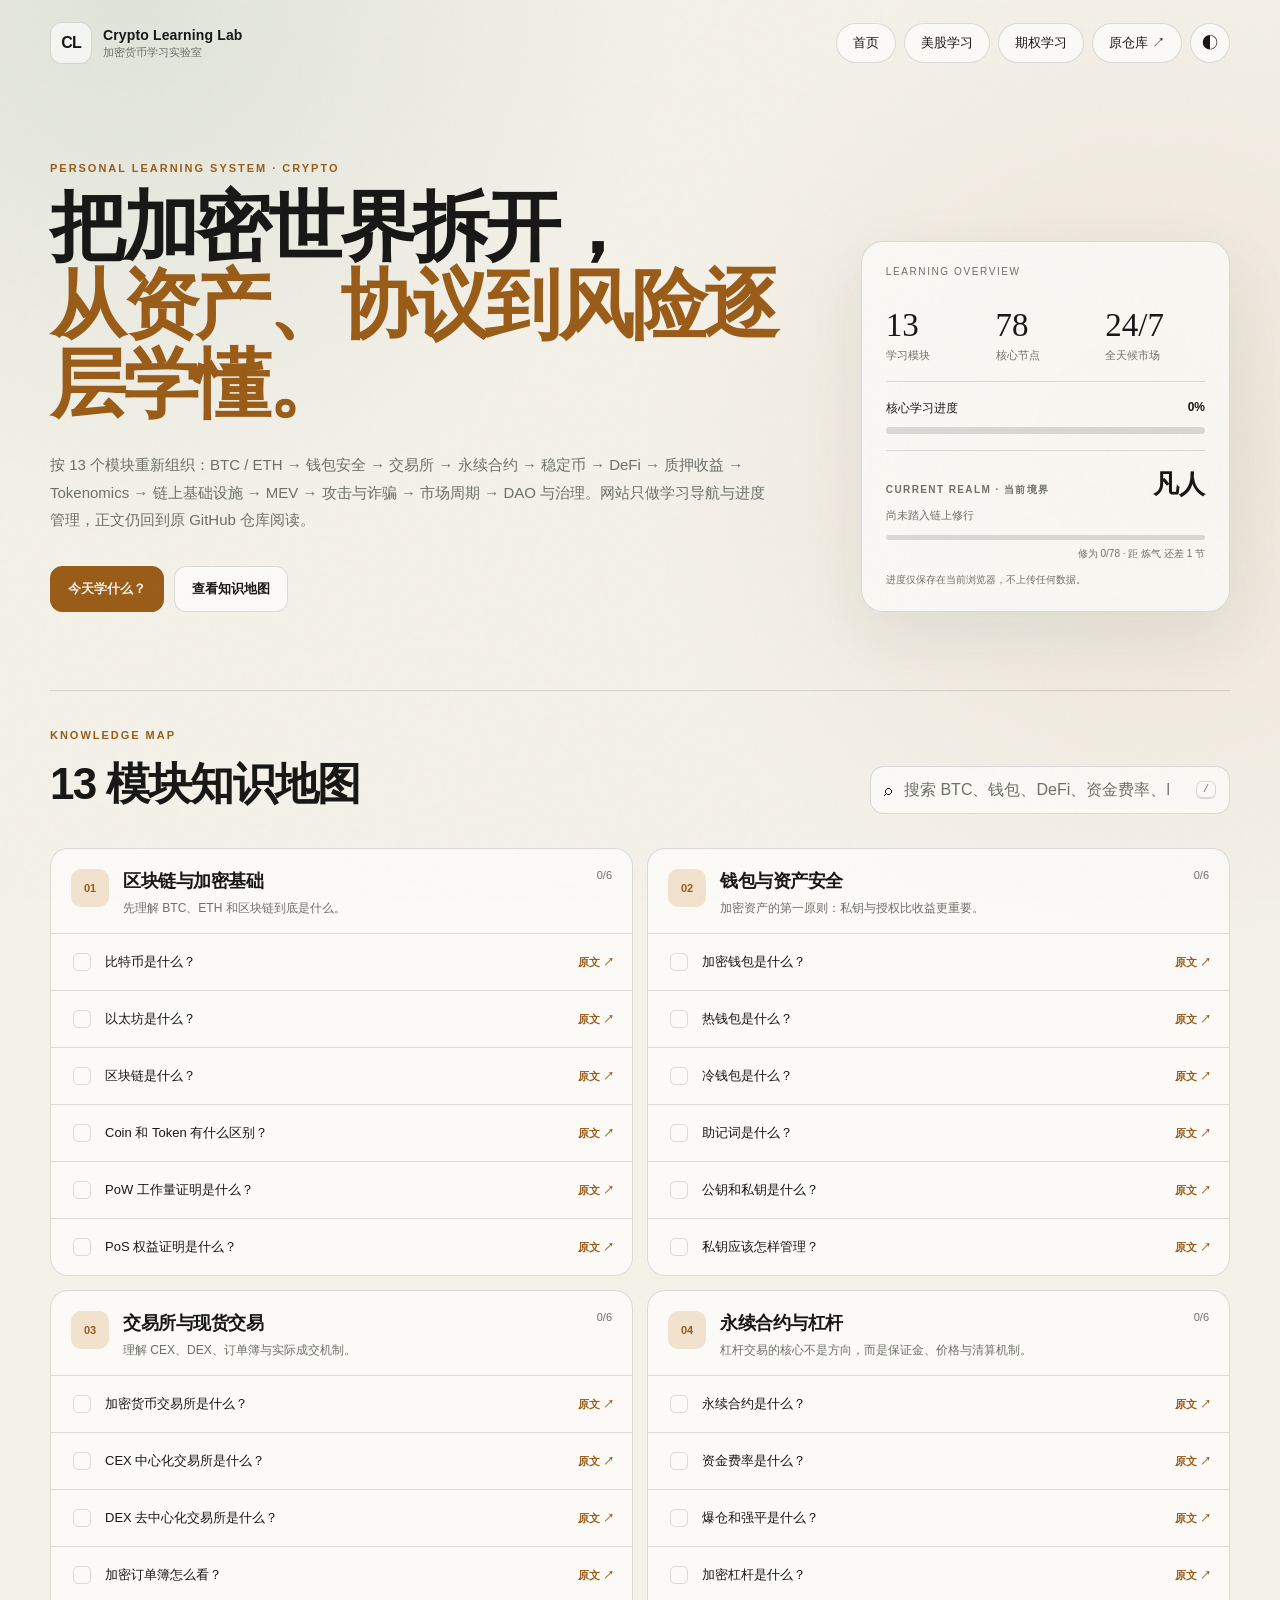
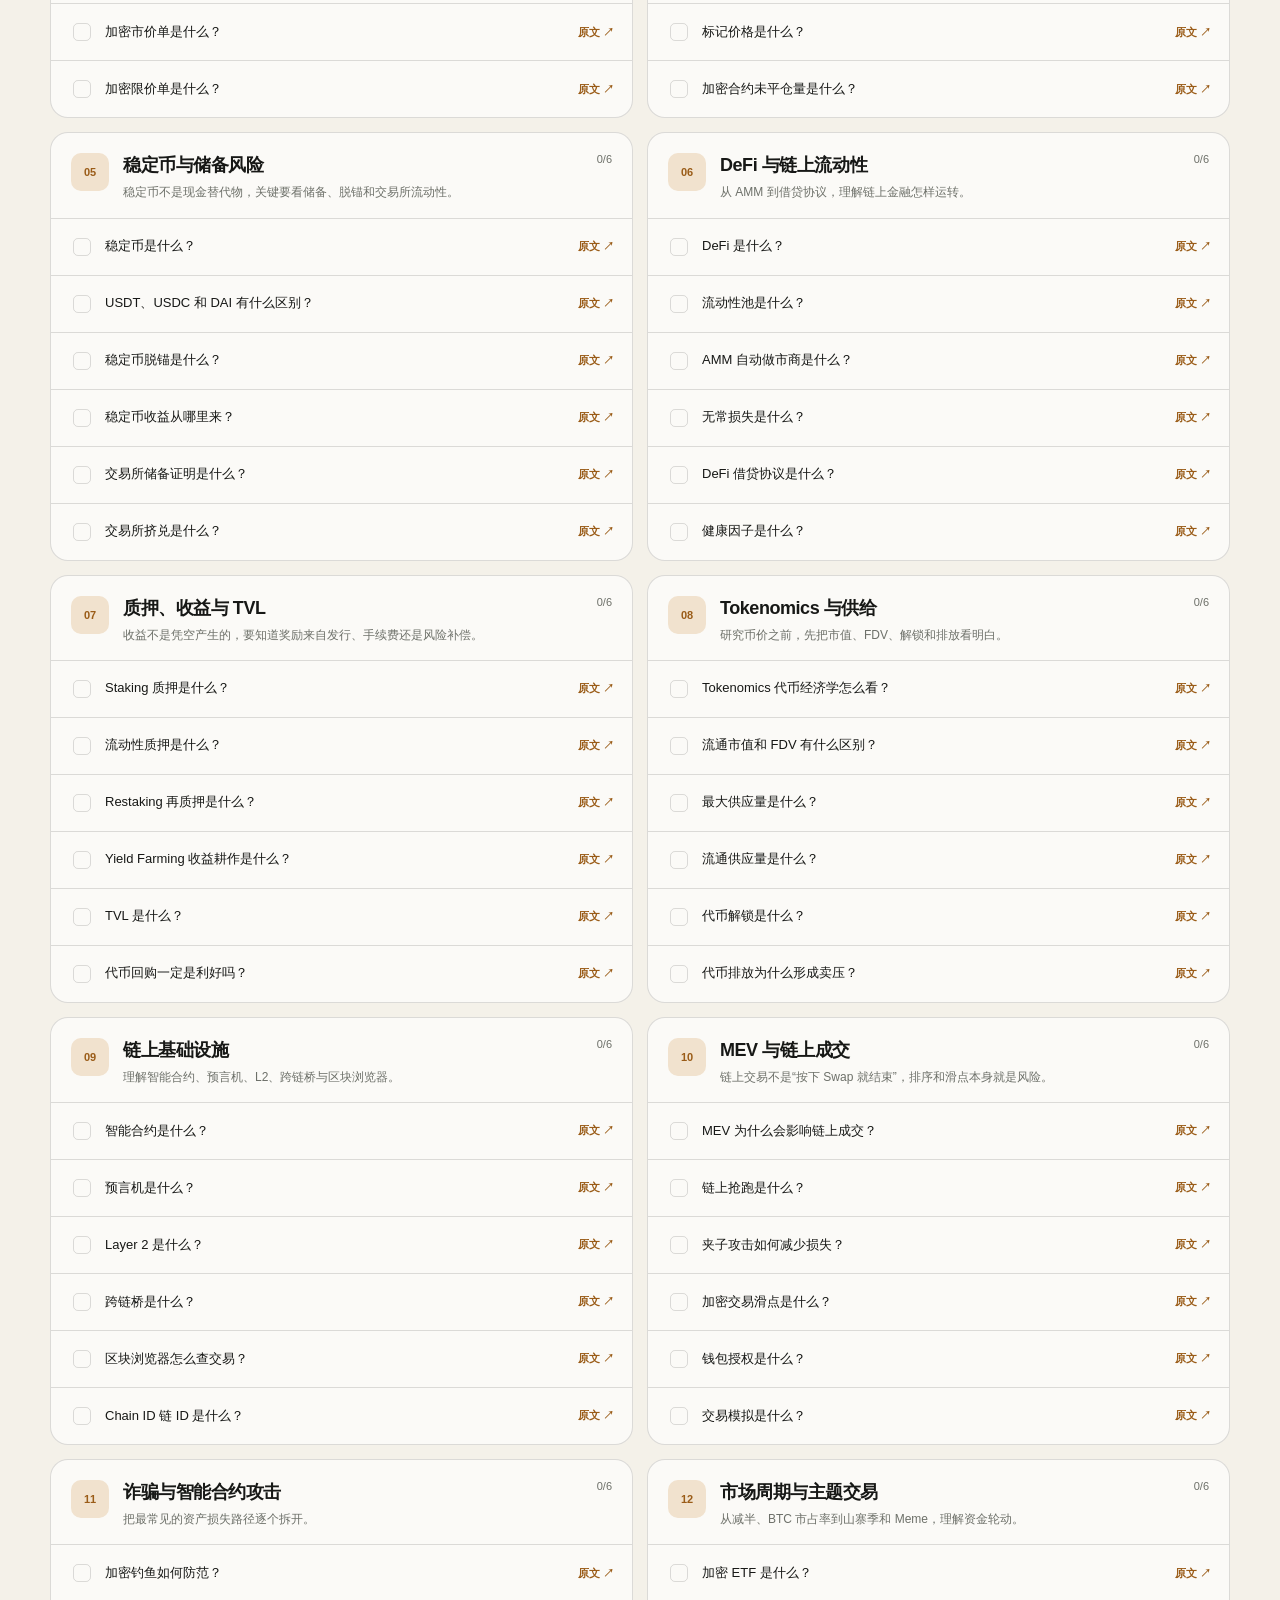
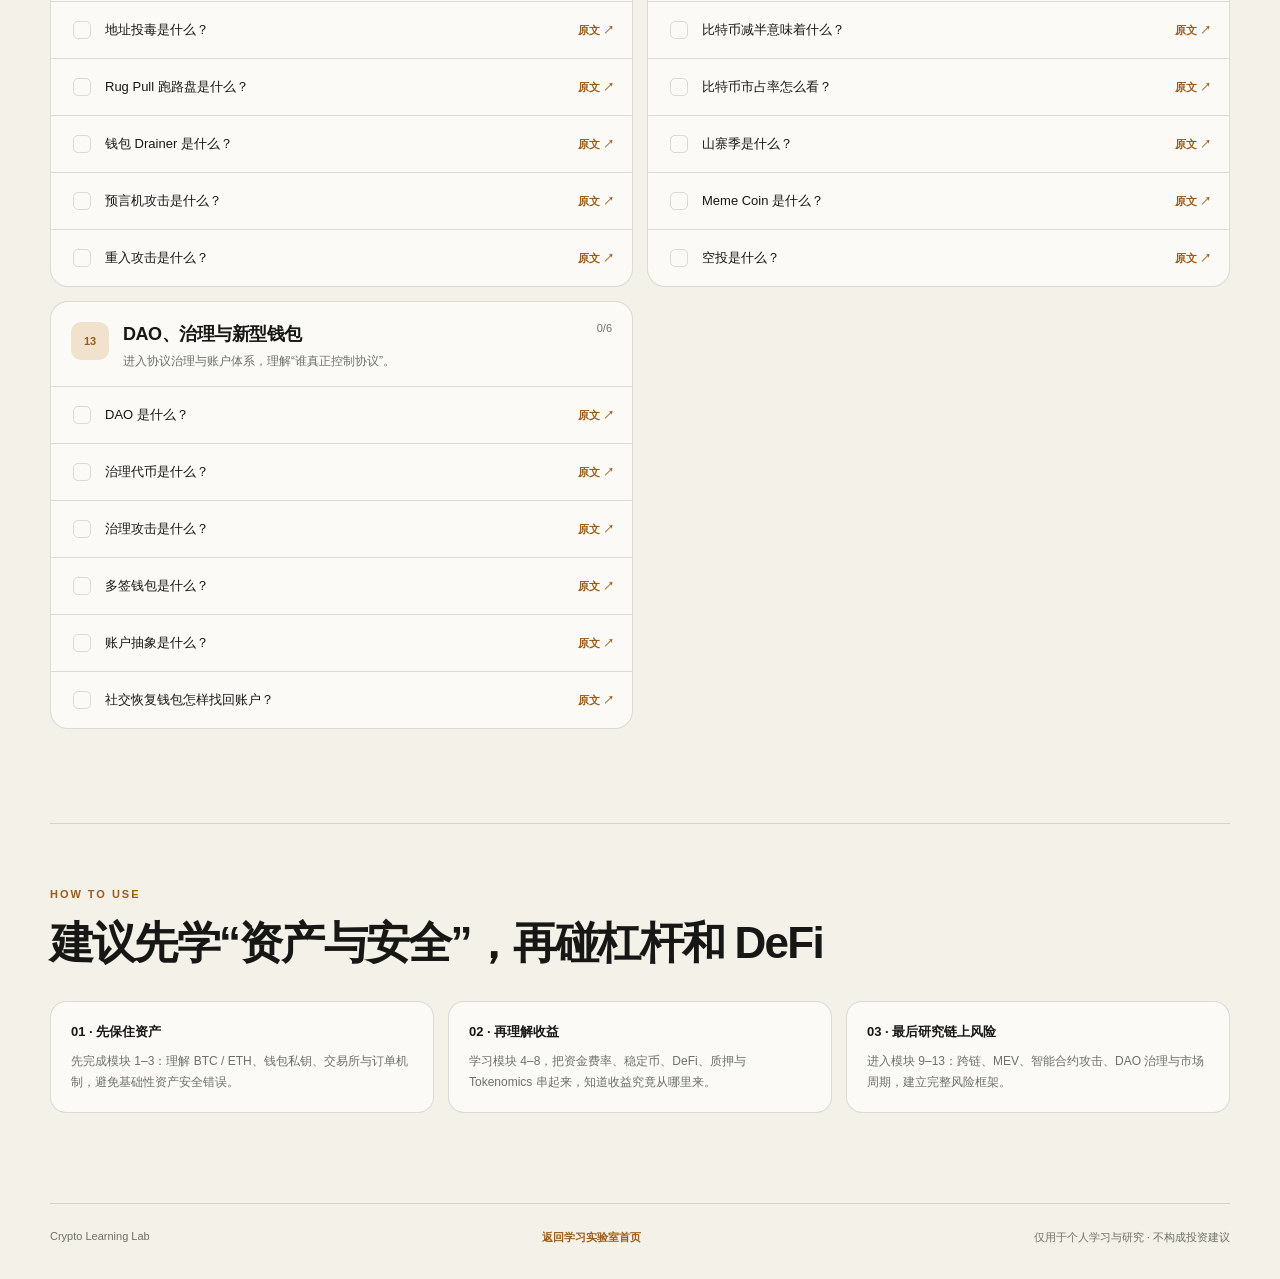
<file: docs/crypto.html>
<!doctype html>
<html lang="zh-CN">
<head>
  <meta charset="utf-8" />
  <meta name="viewport" content="width=device-width, initial-scale=1, viewport-fit=cover" />
  <meta name="theme-color" content="#f4f1e9" />
  <meta name="description" content="个人加密货币学习导航站：从比特币、钱包与交易，到永续合约、DeFi、Tokenomics、链上安全与市场周期。" />
  <title>Crypto Learning Lab · 加密货币学习实验室</title>
  <link rel="stylesheet" href="./styles.css" />
  <style>
    :root { --accent: #9a5c18; --accent-soft: #f1e2ce; }
    :root[data-theme="dark"] { --accent: #e7ad65; --accent-soft: #3b2b18; }
  </style>
</head>
<body>
  <div class="noise"></div>
  <header class="topbar">
    <a class="brand" href="./index.html" aria-label="返回学习实验室首页">
      <span class="brand-mark">CL</span>
      <span><b>Crypto Learning Lab</b><small>加密货币学习实验室</small></span>
    </a>
    <nav class="nav-actions">
      <a class="ghost-btn" href="./index.html">首页</a>
      <a class="ghost-btn" data-hide-mobile="true" href="./stocks.html">美股学习</a>
      <a class="ghost-btn" data-hide-mobile="true" href="./options.html">期权学习</a>
      <a class="ghost-btn" data-hide-mobile="true" href="https://github.com/jiwenbo0803-hub/investing-for-beginners-/tree/main/content/crypto" target="_blank" rel="noreferrer">原仓库 ↗</a>
      <button class="icon-btn" id="themeToggle" aria-label="切换主题">◐</button>
    </nav>
  </header>

  <main id="top">
    <section class="hero section-shell">
      <div class="hero-copy">
        <p class="eyebrow">PERSONAL LEARNING SYSTEM · CRYPTO</p>
        <h1>把加密世界拆开，<br><span>从资产、协议到风险逐层学懂。</span></h1>
        <p class="hero-desc">按 13 个模块重新组织：BTC / ETH → 钱包安全 → 交易所 → 永续合约 → 稳定币 → DeFi → 质押收益 → Tokenomics → 链上基础设施 → MEV → 攻击与诈骗 → 市场周期 → DAO 与治理。网站只做学习导航与进度管理，正文仍回到原 GitHub 仓库阅读。</p>
        <div class="hero-actions">
          <button class="primary-btn" id="todayPick">今天学什么？</button>
          <a class="secondary-btn" href="#roadmap">查看知识地图</a>
        </div>
      </div>
      <div class="hero-panel">
        <div class="panel-kicker">LEARNING OVERVIEW</div>
        <div class="metric-row">
          <div><strong>13</strong><span>学习模块</span></div>
          <div><strong id="topicCount">0</strong><span>核心节点</span></div>
          <div><strong>24/7</strong><span>全天候市场</span></div>
        </div>
        <div class="progress-wrap">
          <div class="progress-meta"><span>核心学习进度</span><b id="progressText">0%</b></div>
          <div class="progress-track"><span id="progressBar"></span></div>
        </div>
        <p class="panel-note">进度仅保存在当前浏览器，不上传任何数据。</p>
      </div>
    </section>

    <section class="controls section-shell" id="roadmap">
      <div>
        <p class="eyebrow">KNOWLEDGE MAP</p>
        <h2>13 模块知识地图</h2>
      </div>
      <div class="search-box">
        <span>⌕</span>
        <input id="searchInput" type="search" placeholder="搜索 BTC、钱包、DeFi、资金费率、MEV…" autocomplete="off" />
        <kbd>/</kbd>
      </div>
    </section>

    <section class="modules section-shell" id="modules"></section>

    <section class="note section-shell">
      <div>
        <p class="eyebrow">HOW TO USE</p>
        <h2>建议先学“资产与安全”，再碰杠杆和 DeFi</h2>
      </div>
      <div class="note-grid">
        <article><b>01 · 先保住资产</b><p>先完成模块 1–3：理解 BTC / ETH、钱包私钥、交易所与订单机制，避免基础性资产安全错误。</p></article>
        <article><b>02 · 再理解收益</b><p>学习模块 4–8，把资金费率、稳定币、DeFi、质押与 Tokenomics 串起来，知道收益究竟从哪里来。</p></article>
        <article><b>03 · 最后研究链上风险</b><p>进入模块 9–13：跨链、MEV、智能合约攻击、DAO 治理与市场周期，建立完整风险框架。</p></article>
      </div>
    </section>
  </main>

  <dialog id="pickDialog">
    <button class="dialog-close" id="dialogClose" aria-label="关闭">×</button>
    <p class="eyebrow">TODAY'S PICK</p>
    <h3 id="pickTitle">今天的学习主题</h3>
    <p id="pickModule"></p>
    <a class="primary-btn" id="pickLink" target="_blank" rel="noreferrer">阅读原文 ↗</a>
  </dialog>

  <footer class="footer section-shell">
    <span>Crypto Learning Lab</span>
    <a href="./index.html">返回学习实验室首页</a>
    <span>仅用于个人学习与研究 · 不构成投资建议</span>
  </footer>

  <script src="./crypto.js"></script>
  <script src="./realms.js"></script>
</body>
</html>
</file>
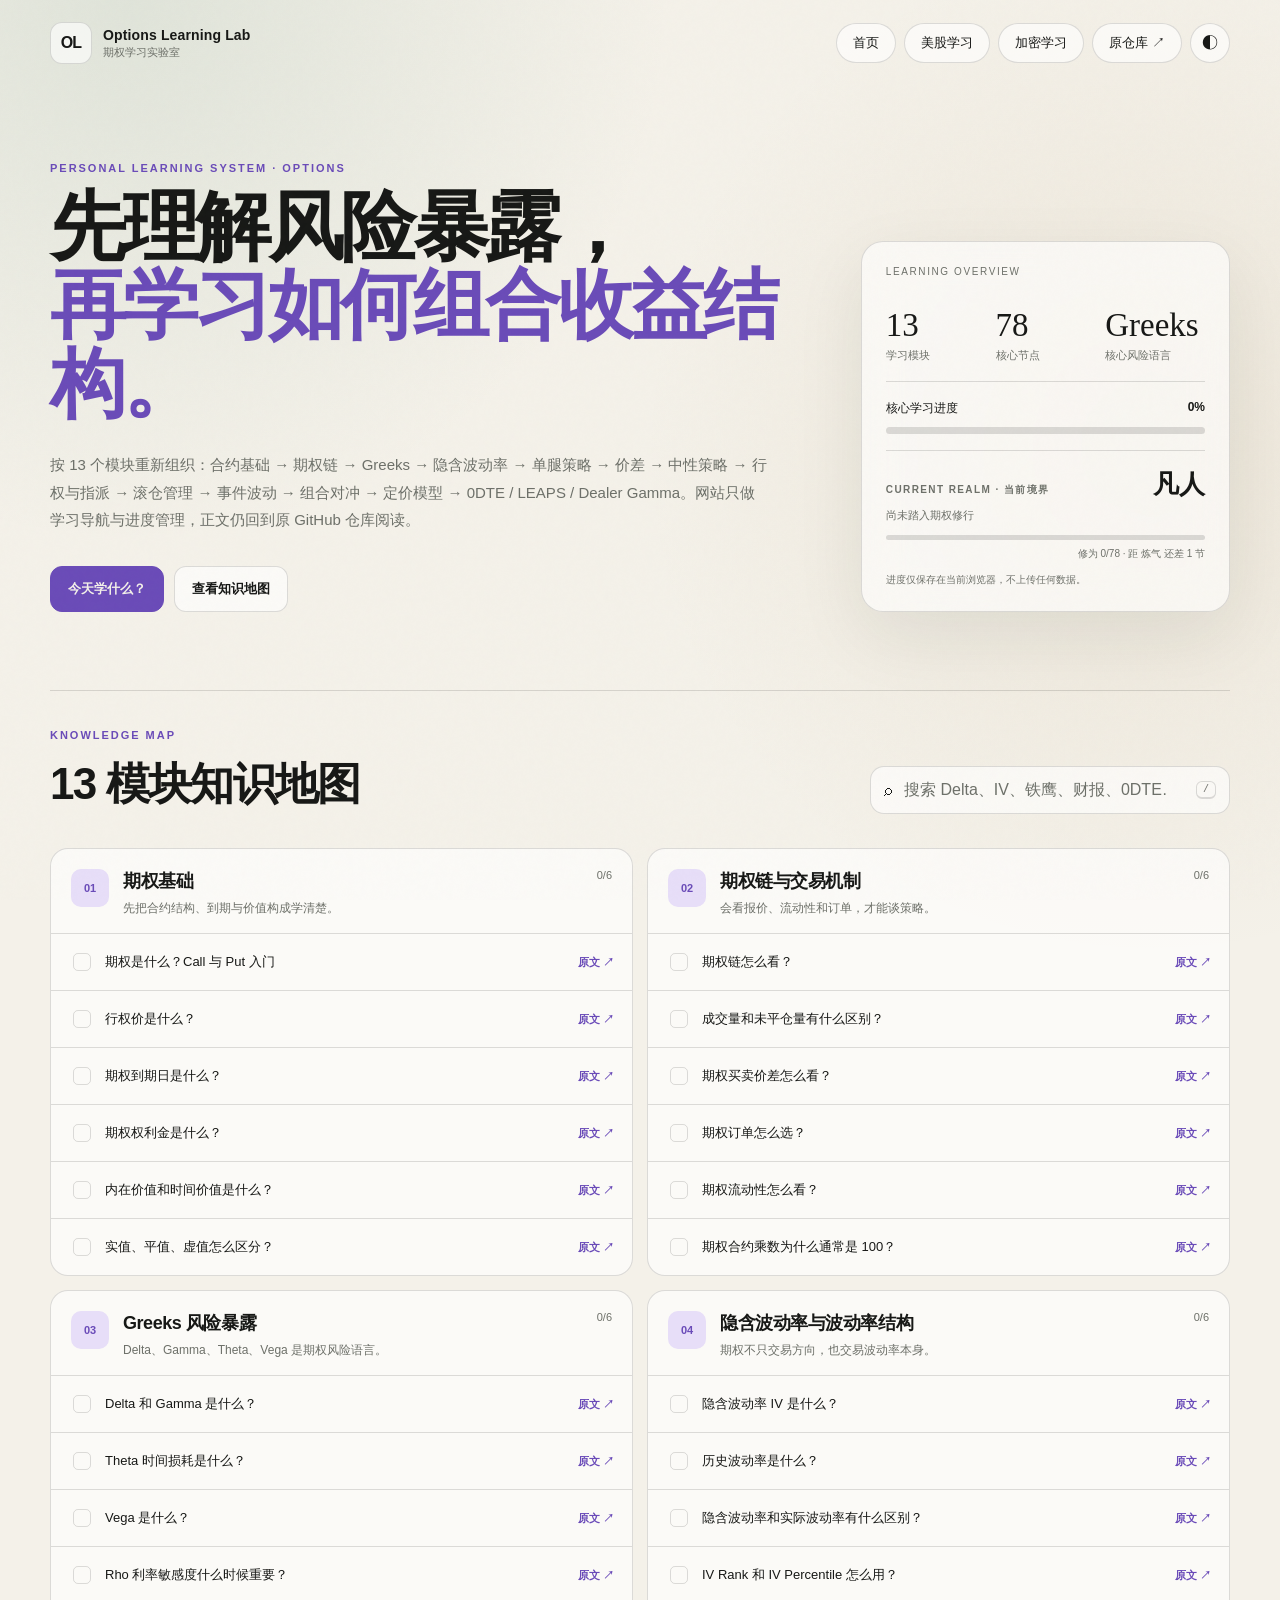
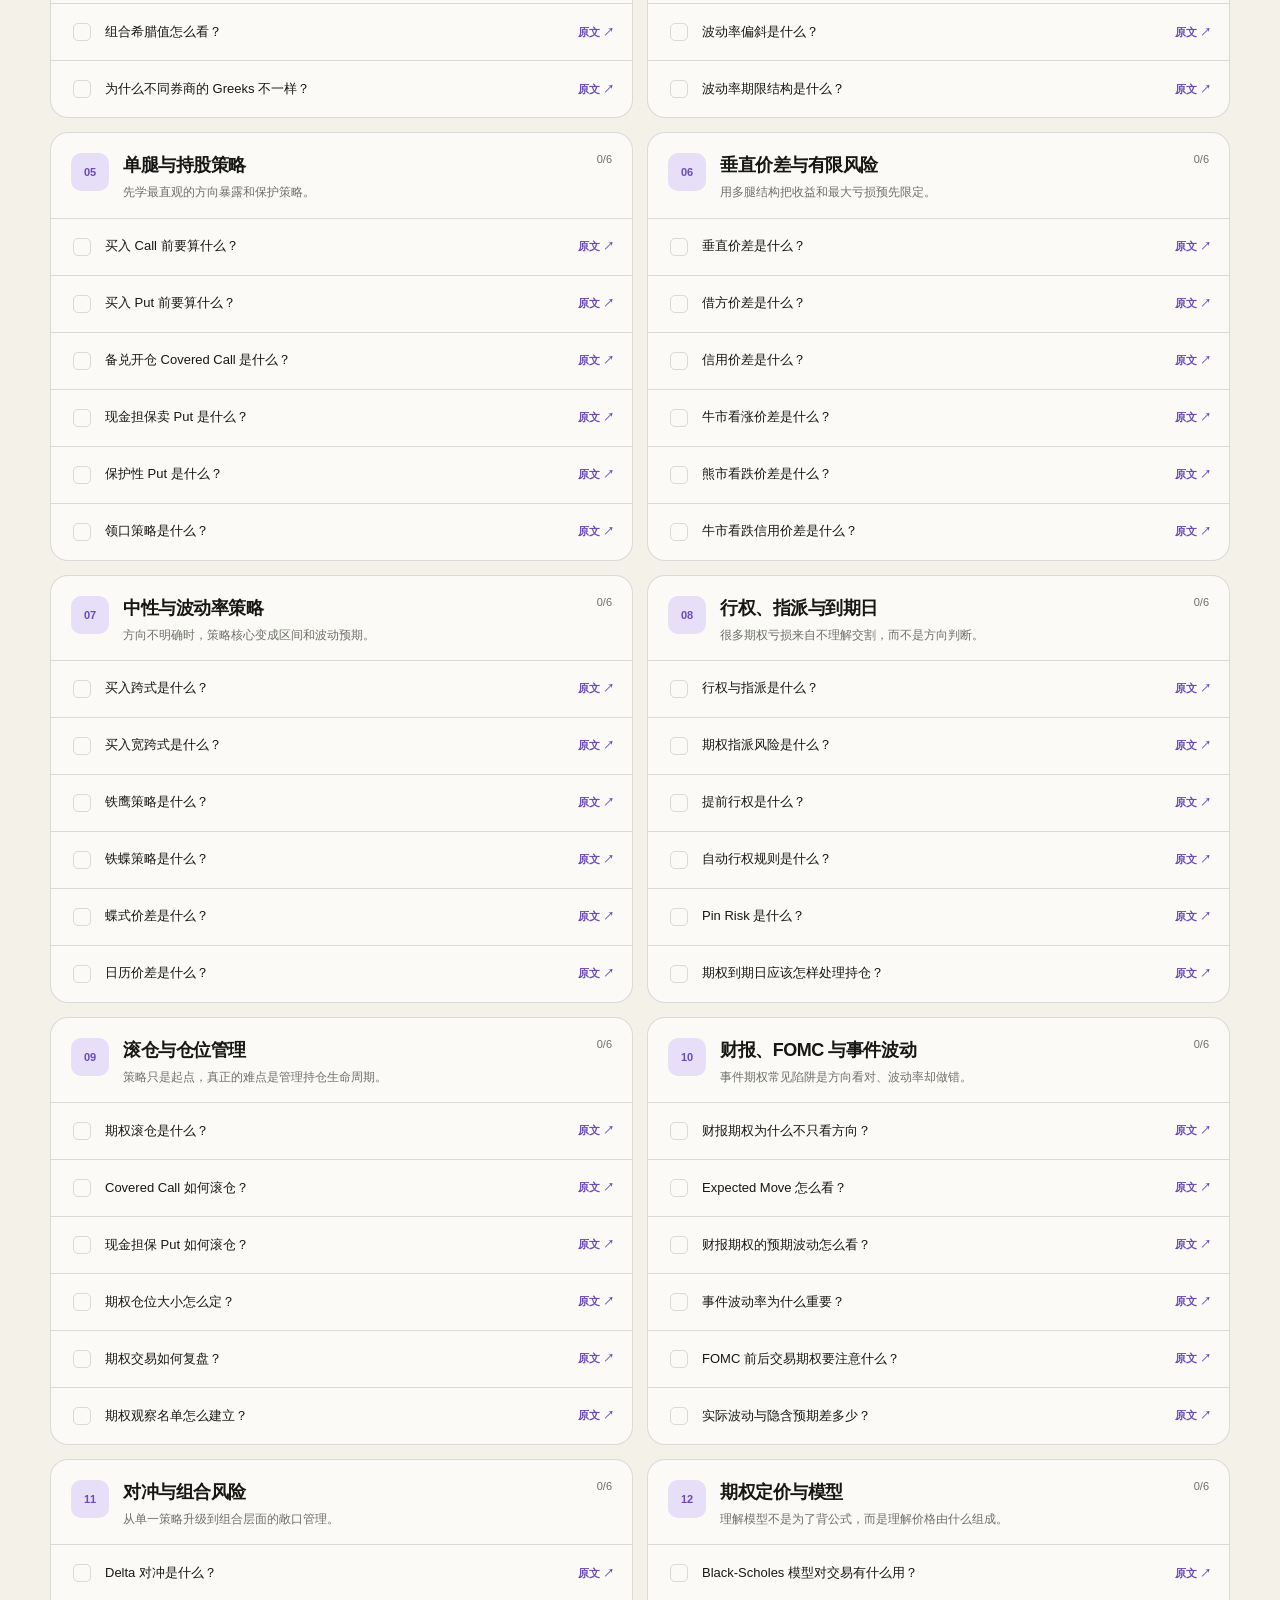
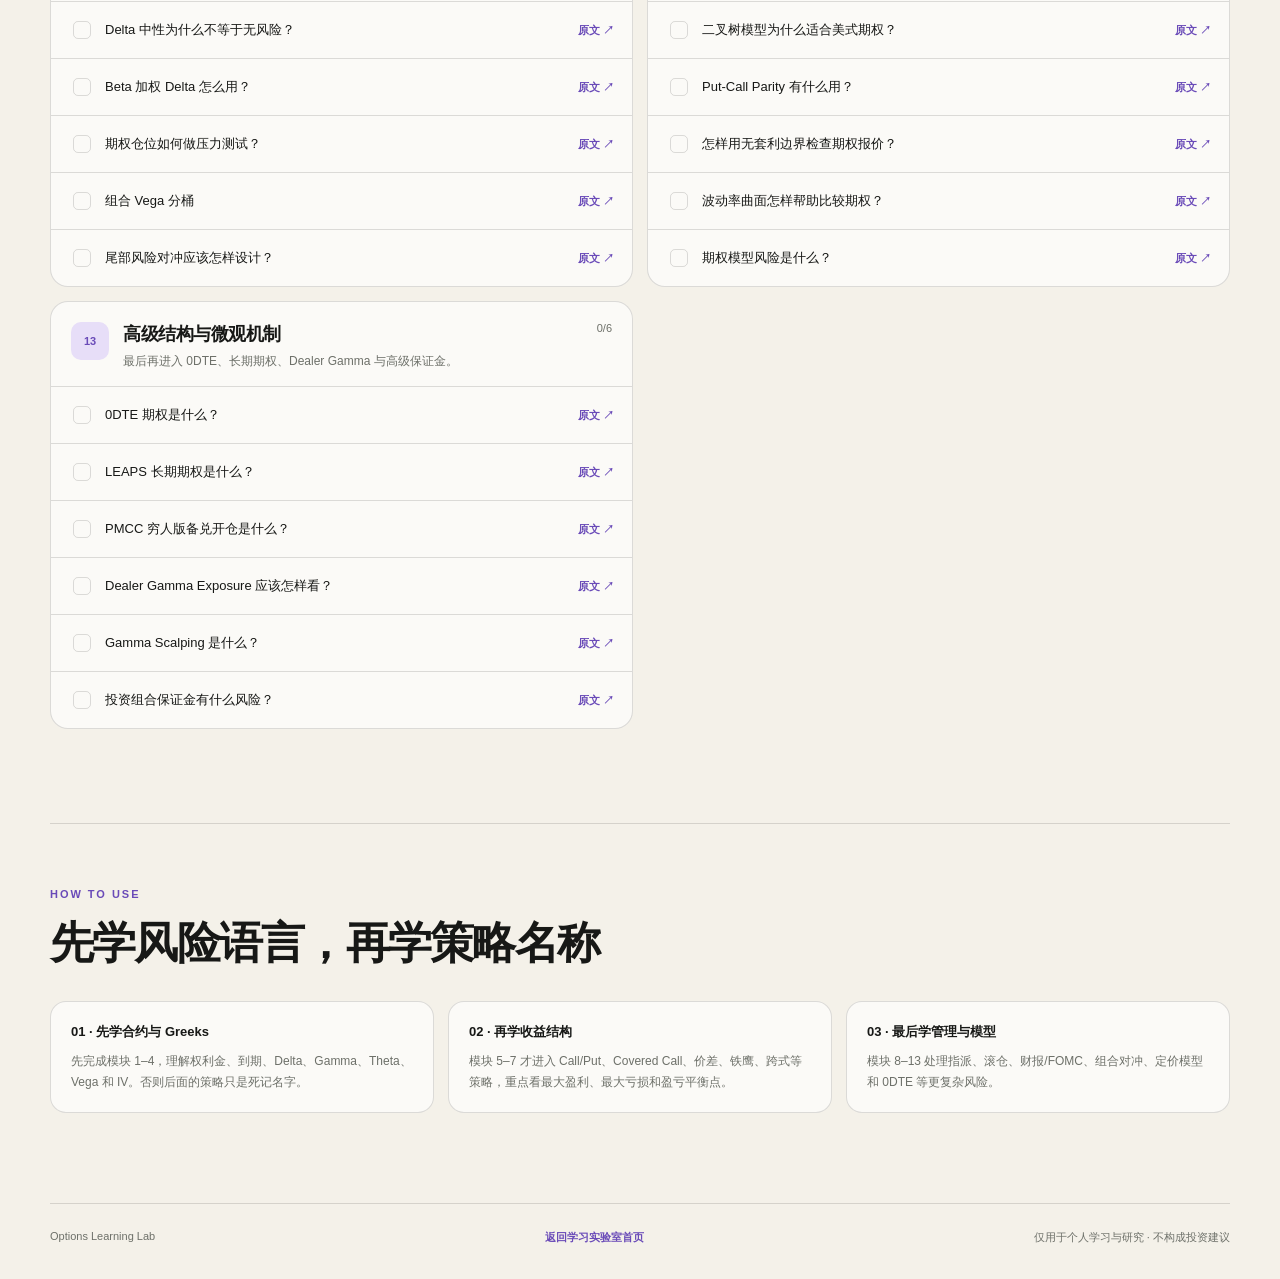
<file: docs/options.html>
<!doctype html>
<html lang="zh-CN">
<head>
  <meta charset="utf-8" />
  <meta name="viewport" content="width=device-width, initial-scale=1, viewport-fit=cover" />
  <meta name="theme-color" content="#f4f1e9" />
  <meta name="description" content="个人期权学习导航站：从 Call/Put、Greeks、隐含波动率到价差、事件策略、对冲与定价模型。" />
  <title>Options Learning Lab · 期权学习实验室</title>
  <link rel="stylesheet" href="./styles.css" />
  <style>
    :root { --accent:#6a4bb8; --accent-soft:#e7def8; }
    :root[data-theme="dark"] { --accent:#b9a0ff; --accent-soft:#2b223d; }
  </style>
</head>
<body>
  <div class="noise"></div>
  <header class="topbar">
    <a class="brand" href="./index.html" aria-label="返回学习实验室首页">
      <span class="brand-mark">OL</span>
      <span><b>Options Learning Lab</b><small>期权学习实验室</small></span>
    </a>
    <nav class="nav-actions">
      <a class="ghost-btn" href="./index.html">首页</a>
      <a class="ghost-btn" data-hide-mobile="true" href="./stocks.html">美股学习</a>
      <a class="ghost-btn" data-hide-mobile="true" href="./crypto.html">加密学习</a>
      <a class="ghost-btn" data-hide-mobile="true" href="https://github.com/jiwenbo0803-hub/investing-for-beginners-/tree/main/content/options" target="_blank" rel="noreferrer">原仓库 ↗</a>
      <button class="icon-btn" id="themeToggle" aria-label="切换主题">◐</button>
    </nav>
  </header>

  <main id="top">
    <section class="hero section-shell">
      <div class="hero-copy">
        <p class="eyebrow">PERSONAL LEARNING SYSTEM · OPTIONS</p>
        <h1>先理解风险暴露，<br><span>再学习如何组合收益结构。</span></h1>
        <p class="hero-desc">按 13 个模块重新组织：合约基础 → 期权链 → Greeks → 隐含波动率 → 单腿策略 → 价差 → 中性策略 → 行权与指派 → 滚仓管理 → 事件波动 → 组合对冲 → 定价模型 → 0DTE / LEAPS / Dealer Gamma。网站只做学习导航与进度管理，正文仍回到原 GitHub 仓库阅读。</p>
        <div class="hero-actions">
          <button class="primary-btn" id="todayPick">今天学什么？</button>
          <a class="secondary-btn" href="#roadmap">查看知识地图</a>
        </div>
      </div>
      <div class="hero-panel">
        <div class="panel-kicker">LEARNING OVERVIEW</div>
        <div class="metric-row">
          <div><strong>13</strong><span>学习模块</span></div>
          <div><strong id="topicCount">0</strong><span>核心节点</span></div>
          <div><strong>Greeks</strong><span>核心风险语言</span></div>
        </div>
        <div class="progress-wrap">
          <div class="progress-meta"><span>核心学习进度</span><b id="progressText">0%</b></div>
          <div class="progress-track"><span id="progressBar"></span></div>
        </div>
        <p class="panel-note">进度仅保存在当前浏览器，不上传任何数据。</p>
      </div>
    </section>

    <section class="controls section-shell" id="roadmap">
      <div>
        <p class="eyebrow">KNOWLEDGE MAP</p>
        <h2>13 模块知识地图</h2>
      </div>
      <div class="search-box">
        <span>⌕</span>
        <input id="searchInput" type="search" placeholder="搜索 Delta、IV、铁鹰、财报、0DTE…" autocomplete="off" />
        <kbd>/</kbd>
      </div>
    </section>

    <section class="modules section-shell" id="modules"></section>

    <section class="note section-shell">
      <div>
        <p class="eyebrow">HOW TO USE</p>
        <h2>先学风险语言，再学策略名称</h2>
      </div>
      <div class="note-grid">
        <article><b>01 · 先学合约与 Greeks</b><p>先完成模块 1–4，理解权利金、到期、Delta、Gamma、Theta、Vega 和 IV。否则后面的策略只是死记名字。</p></article>
        <article><b>02 · 再学收益结构</b><p>模块 5–7 才进入 Call/Put、Covered Call、价差、铁鹰、跨式等策略，重点看最大盈利、最大亏损和盈亏平衡点。</p></article>
        <article><b>03 · 最后学管理与模型</b><p>模块 8–13 处理指派、滚仓、财报/FOMC、组合对冲、定价模型和 0DTE 等更复杂风险。</p></article>
      </div>
    </section>
  </main>

  <dialog id="pickDialog">
    <button class="dialog-close" id="dialogClose" aria-label="关闭">×</button>
    <p class="eyebrow">TODAY'S PICK</p>
    <h3 id="pickTitle">今天的学习主题</h3>
    <p id="pickModule"></p>
    <a class="primary-btn" id="pickLink" target="_blank" rel="noreferrer">阅读原文 ↗</a>
  </dialog>

  <footer class="footer section-shell">
    <span>Options Learning Lab</span>
    <a href="./index.html">返回学习实验室首页</a>
    <span>仅用于个人学习与研究 · 不构成投资建议</span>
  </footer>

  <script src="./options.js"></script>
  <script src="./realms.js"></script>
</body>
</html>
</file>
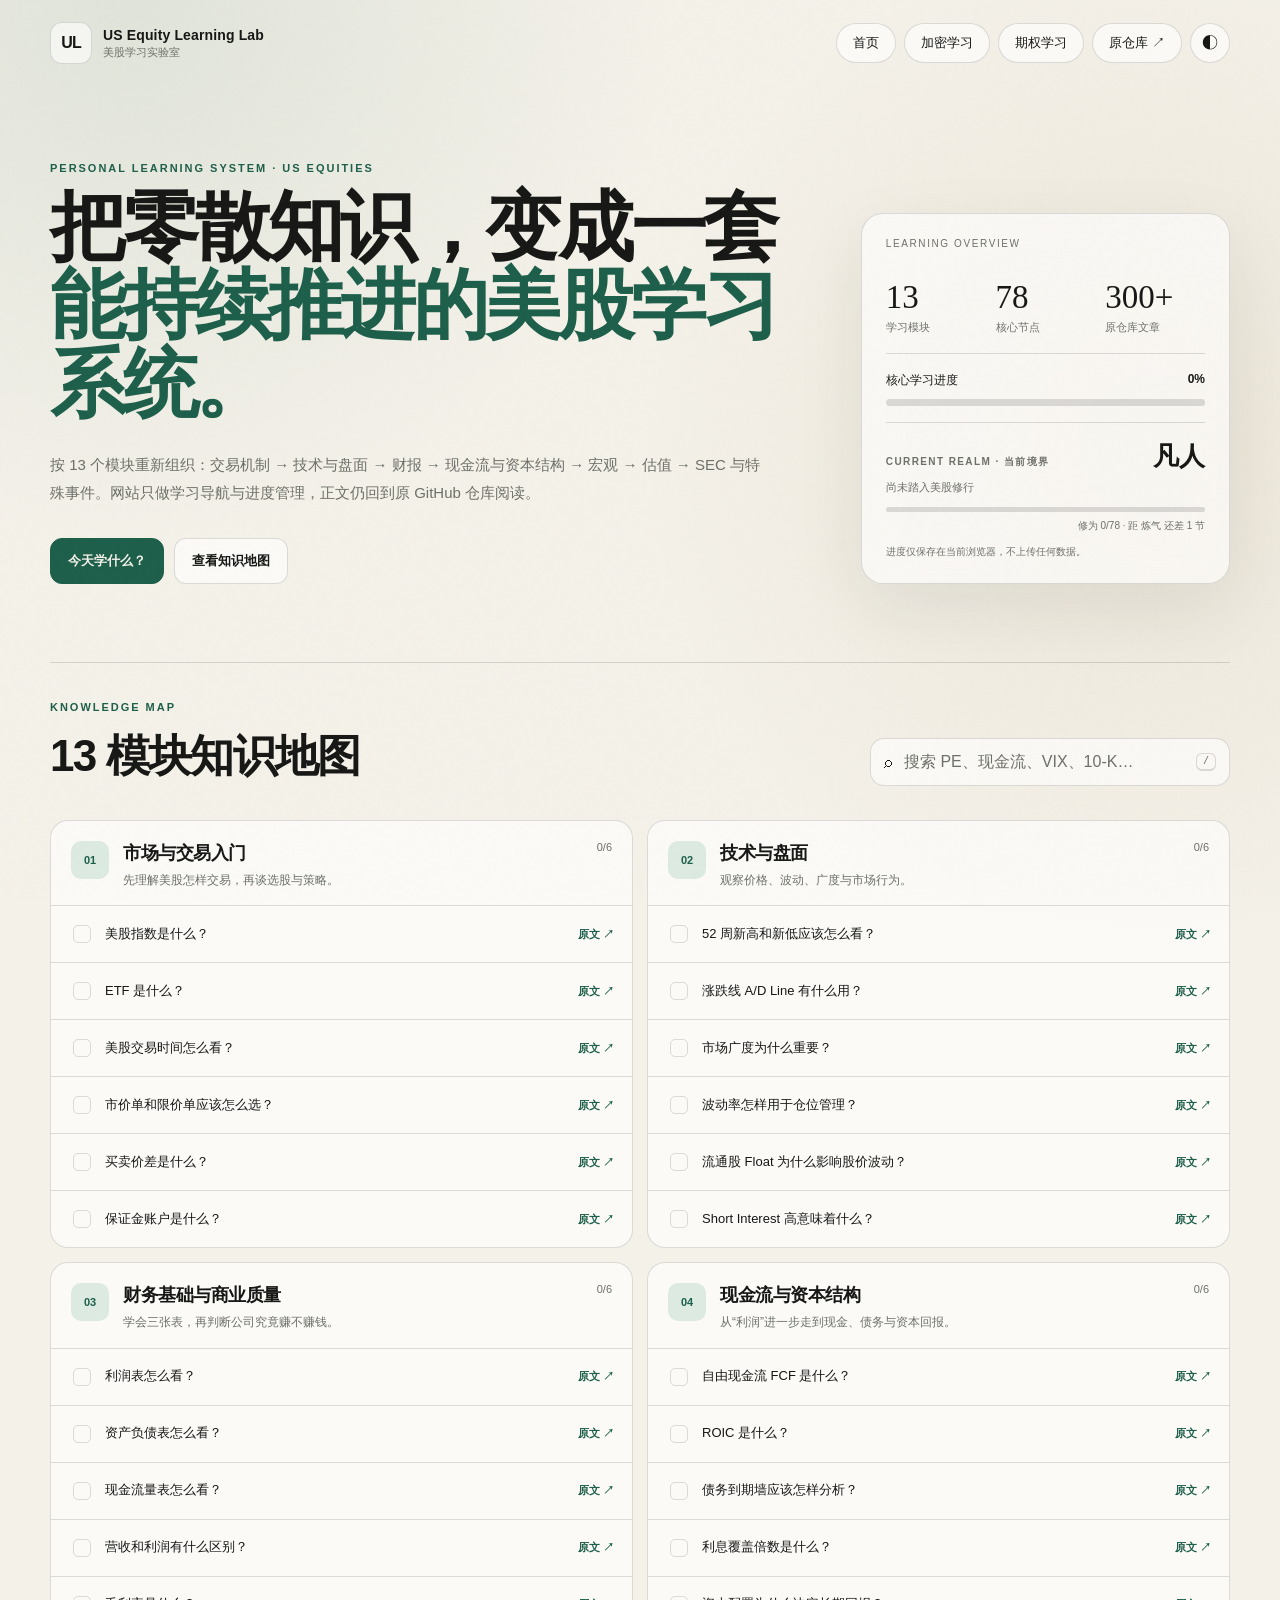
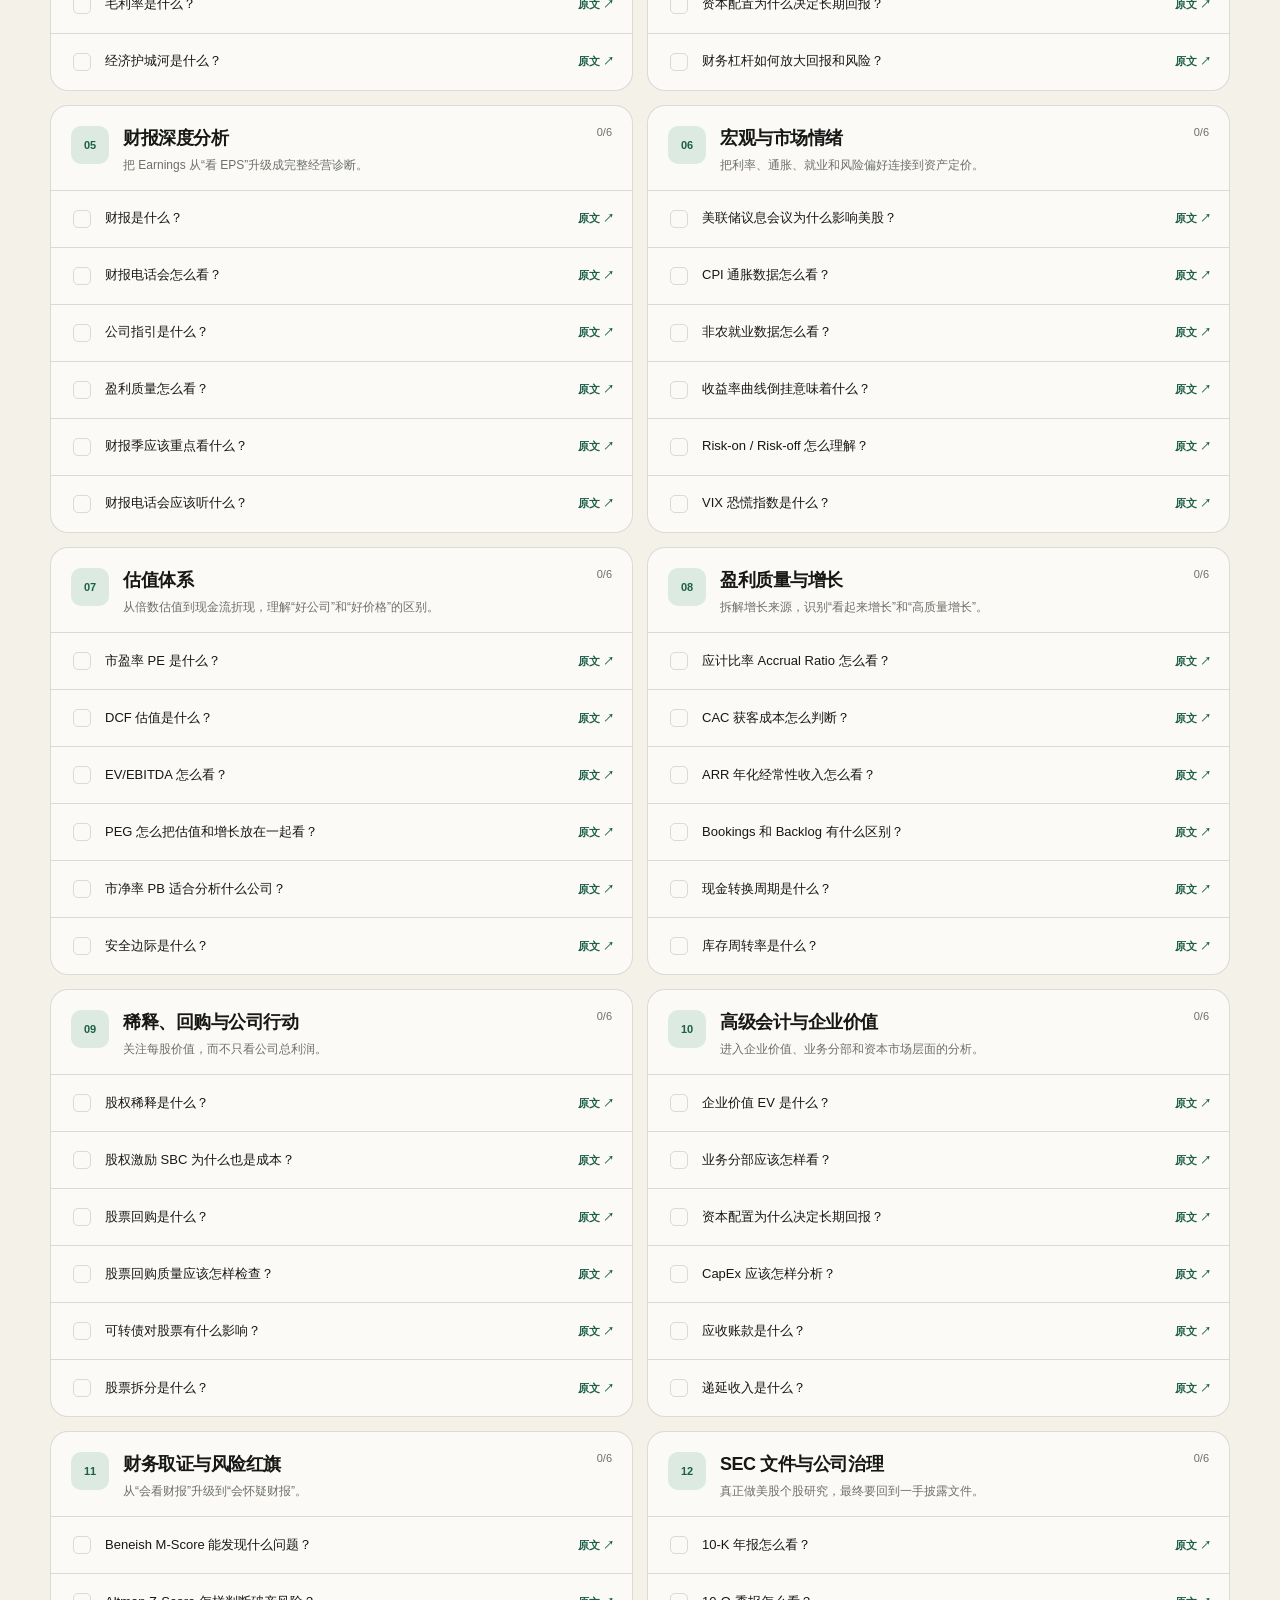
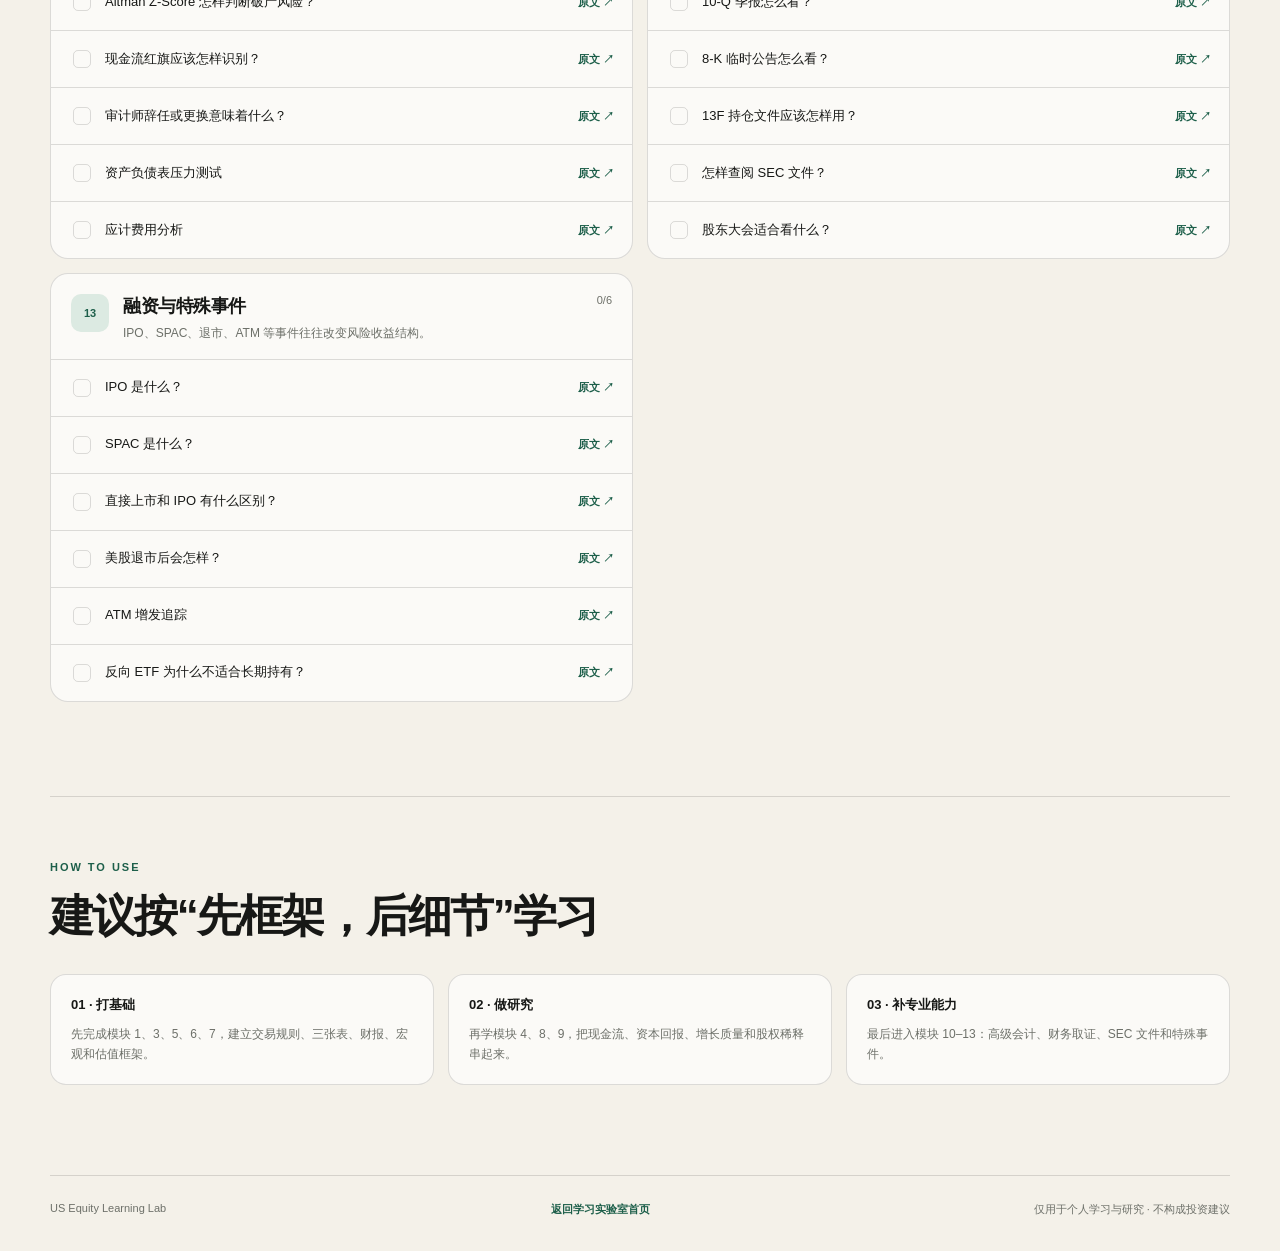
<file: docs/stocks.html>
<!doctype html>
<html lang="zh-CN">
<head>
  <meta charset="utf-8" />
  <meta name="viewport" content="width=device-width, initial-scale=1, viewport-fit=cover" />
  <meta name="theme-color" content="#f4f1e9" />
  <meta name="description" content="个人美股学习导航站：从交易机制、财报、估值到宏观、SEC 文件与特殊事件。" />
  <title>US Equity Learning Lab · 美股学习实验室</title>
  <link rel="stylesheet" href="./styles.css" />
</head>
<body>
  <div class="noise"></div>
  <header class="topbar">
    <a class="brand" href="./index.html" aria-label="返回学习实验室首页">
      <span class="brand-mark">UL</span>
      <span><b>US Equity Learning Lab</b><small>美股学习实验室</small></span>
    </a>
    <nav class="nav-actions">
      <a class="ghost-btn" href="./index.html">首页</a>
      <a class="ghost-btn" data-hide-mobile="true" href="./crypto.html">加密学习</a>
      <a class="ghost-btn" data-hide-mobile="true" href="./options.html">期权学习</a>
      <a class="ghost-btn" data-hide-mobile="true" href="https://github.com/jiwenbo0803-hub/investing-for-beginners-/tree/main/content/stocks" target="_blank" rel="noreferrer">原仓库 ↗</a>
      <button class="icon-btn" id="themeToggle" aria-label="切换主题">◐</button>
    </nav>
  </header>

  <main id="top">
    <section class="hero section-shell">
      <div class="hero-copy">
        <p class="eyebrow">PERSONAL LEARNING SYSTEM · US EQUITIES</p>
        <h1>把零散知识，变成一套<br><span>能持续推进的美股学习系统。</span></h1>
        <p class="hero-desc">按 13 个模块重新组织：交易机制 → 技术与盘面 → 财报 → 现金流与资本结构 → 宏观 → 估值 → SEC 与特殊事件。网站只做学习导航与进度管理，正文仍回到原 GitHub 仓库阅读。</p>
        <div class="hero-actions">
          <button class="primary-btn" id="todayPick">今天学什么？</button>
          <a class="secondary-btn" href="#roadmap">查看知识地图</a>
        </div>
      </div>
      <div class="hero-panel">
        <div class="panel-kicker">LEARNING OVERVIEW</div>
        <div class="metric-row">
          <div><strong>13</strong><span>学习模块</span></div>
          <div><strong id="topicCount">0</strong><span>核心节点</span></div>
          <div><strong>300+</strong><span>原仓库文章</span></div>
        </div>
        <div class="progress-wrap">
          <div class="progress-meta"><span>核心学习进度</span><b id="progressText">0%</b></div>
          <div class="progress-track"><span id="progressBar"></span></div>
        </div>
        <p class="panel-note">进度仅保存在当前浏览器，不上传任何数据。</p>
      </div>
    </section>

    <section class="controls section-shell" id="roadmap">
      <div>
        <p class="eyebrow">KNOWLEDGE MAP</p>
        <h2>13 模块知识地图</h2>
      </div>
      <div class="search-box">
        <span>⌕</span>
        <input id="searchInput" type="search" placeholder="搜索 PE、现金流、VIX、10-K…" autocomplete="off" />
        <kbd>/</kbd>
      </div>
    </section>

    <section class="modules section-shell" id="modules"></section>

    <section class="note section-shell">
      <div>
        <p class="eyebrow">HOW TO USE</p>
        <h2>建议按“先框架，后细节”学习</h2>
      </div>
      <div class="note-grid">
        <article><b>01 · 打基础</b><p>先完成模块 1、3、5、6、7，建立交易规则、三张表、财报、宏观和估值框架。</p></article>
        <article><b>02 · 做研究</b><p>再学模块 4、8、9，把现金流、资本回报、增长质量和股权稀释串起来。</p></article>
        <article><b>03 · 补专业能力</b><p>最后进入模块 10–13：高级会计、财务取证、SEC 文件和特殊事件。</p></article>
      </div>
    </section>
  </main>

  <dialog id="pickDialog">
    <button class="dialog-close" id="dialogClose" aria-label="关闭">×</button>
    <p class="eyebrow">TODAY'S PICK</p>
    <h3 id="pickTitle">今天的学习主题</h3>
    <p id="pickModule"></p>
    <a class="primary-btn" id="pickLink" target="_blank" rel="noreferrer">阅读原文 ↗</a>
  </dialog>

  <footer class="footer section-shell">
    <span>US Equity Learning Lab</span>
    <a href="./index.html">返回学习实验室首页</a>
    <span>仅用于个人学习与研究 · 不构成投资建议</span>
  </footer>

  <script src="./app.js"></script>
  <script src="./realms.js"></script>
</body>
</html>
</file>
<file: docs/styles.css>
:root {
  --bg: #f4f1e9;
  --surface: rgba(255,255,255,.62);
  --surface-solid: #fffdfa;
  --text: #171816;
  --muted: #6d7069;
  --line: rgba(23,24,22,.14);
  --accent: #1d5f4a;
  --accent-soft: #dceae2;
  --shadow: 0 24px 70px rgba(22, 33, 28, .08);
}

:root[data-theme="dark"] {
  --bg: #101512;
  --surface: rgba(27,34,30,.76);
  --surface-solid: #171d19;
  --text: #edf3ee;
  --muted: #9ba89f;
  --line: rgba(236,244,239,.12);
  --accent: #79c7a6;
  --accent-soft: #203c30;
  --shadow: 0 24px 70px rgba(0,0,0,.25);
}

* { box-sizing: border-box; }
html { scroll-behavior: smooth; -webkit-text-size-adjust: 100%; }
body {
  margin: 0;
  color: var(--text);
  background:
    radial-gradient(circle at 10% 0%, rgba(75,130,103,.12), transparent 34rem),
    radial-gradient(circle at 90% 10%, rgba(160,118,59,.09), transparent 32rem),
    var(--bg);
  font-family: Inter, ui-sans-serif, -apple-system, BlinkMacSystemFont, "Segoe UI", "PingFang SC", "Microsoft YaHei", sans-serif;
  min-height: 100vh;
  min-height: 100dvh;
  overflow-x: hidden;
}

button, input { font: inherit; }
a { color: inherit; text-decoration: none; }
button, a { -webkit-tap-highlight-color: transparent; }
.noise { position: fixed; inset: 0; pointer-events: none; opacity: .03; background-image: url("data:image/svg+xml,%3Csvg viewBox='0 0 180 180' xmlns='http://www.w3.org/2000/svg'%3E%3Cfilter id='n'%3E%3CfeTurbulence type='fractalNoise' baseFrequency='.8' numOctaves='4' stitchTiles='stitch'/%3E%3C/filter%3E%3Crect width='100%25' height='100%25' filter='url(%23n)' opacity='.6'/%3E%3C/svg%3E"); z-index: 10; }
.section-shell { width: min(1180px, calc(100% - 40px)); margin-inline: auto; }

.topbar { width: min(1180px, calc(100% - 40px)); margin: 22px auto 0; display: flex; align-items: center; justify-content: space-between; gap: 16px; position: relative; z-index: 20; }
.brand { display: flex; align-items: center; gap: 11px; min-width: 0; }
.brand-mark { flex: 0 0 auto; width: 42px; height: 42px; border: 1px solid var(--line); border-radius: 12px; display: grid; place-items: center; background: var(--surface); font-weight: 800; letter-spacing: -.05em; }
.brand b, .brand small { display:block; }
.brand b { font-size: 14px; letter-spacing: .01em; white-space: nowrap; }
.brand small { color: var(--muted); margin-top: 2px; font-size: 11px; }
.nav-actions { display: flex; align-items: center; justify-content: flex-end; gap: 8px; }
.ghost-btn, .icon-btn { border: 1px solid var(--line); background: var(--surface); color: var(--text); border-radius: 999px; height: 40px; display: inline-flex; align-items: center; justify-content: center; white-space: nowrap; }
.ghost-btn { padding: 0 16px; font-size: 13px; }
.icon-btn { width: 40px; flex: 0 0 40px; cursor: pointer; }

.hero { padding: 98px 0 78px; display: grid; grid-template-columns: 1.35fr .65fr; gap: 44px; align-items: end; }
.eyebrow { margin: 0 0 14px; color: var(--accent); font-size: 11px; font-weight: 800; letter-spacing: .18em; }
h1 { margin: 0; font-family: Georgia, "Noto Serif SC", serif; font-size: clamp(42px, 6vw, 76px); line-height: 1.03; letter-spacing: -.045em; font-weight: 600; }
h1 span { color: var(--accent); }
.hero-desc { max-width: 720px; margin: 28px 0 0; color: var(--muted); line-height: 1.85; font-size: 15px; }
.hero-actions { display: flex; flex-wrap: wrap; gap: 10px; margin-top: 32px; }
.primary-btn, .secondary-btn { min-height: 46px; border-radius: 12px; padding: 12px 17px; font-weight: 750; font-size: 13px; display: inline-flex; align-items: center; justify-content: center; cursor: pointer; }
.primary-btn { border: 1px solid var(--accent); background: var(--accent); color: var(--bg); }
.secondary-btn { border: 1px solid var(--line); background: var(--surface); }
.hero-panel { border: 1px solid var(--line); background: var(--surface); backdrop-filter: blur(18px); border-radius: 22px; padding: 24px; box-shadow: var(--shadow); }
.panel-kicker { font-size: 10px; letter-spacing: .16em; color: var(--muted); margin-bottom: 22px; }
.metric-row { display: grid; grid-template-columns: repeat(3, 1fr); gap: 10px; }
.metric-row div { padding: 8px 0 18px; }
.metric-row strong, .metric-row span { display:block; }
.metric-row strong { font-family: Georgia, serif; font-size: 33px; font-weight: 500; }
.metric-row span { font-size: 11px; color: var(--muted); margin-top: 4px; }
.progress-wrap { border-top: 1px solid var(--line); padding-top: 18px; }
.progress-meta { display:flex; justify-content:space-between; font-size:12px; margin-bottom:10px; }
.progress-track { height: 7px; background: var(--line); border-radius: 999px; overflow:hidden; }
.progress-track span { display:block; height:100%; width:0; background: var(--accent); border-radius:inherit; transition: width .35s ease; }
.panel-note { margin: 12px 0 0; color: var(--muted); font-size: 10px; }

.controls { border-top: 1px solid var(--line); padding-top: 38px; display:flex; justify-content:space-between; align-items:end; gap:24px; }
h2 { margin:0; font-size: clamp(28px, 4vw, 44px); letter-spacing:-.04em; }
.search-box { min-width: 360px; height: 48px; display:flex; align-items:center; gap:10px; padding: 0 13px; background: var(--surface); border: 1px solid var(--line); border-radius: 14px; }
.search-box input { width:100%; min-width:0; background:transparent; border:0; outline:0; color:var(--text); font-size: 16px; }
.search-box input::placeholder { color: var(--muted); }
kbd { border:1px solid var(--line); border-bottom-width:2px; border-radius:6px; padding:2px 6px; color:var(--muted); font-size:10px; }

.modules { padding: 34px 0 94px; display:grid; grid-template-columns: repeat(2, minmax(0, 1fr)); gap: 14px; }
.module-card { border: 1px solid var(--line); background: var(--surface); border-radius: 18px; overflow:hidden; transition: transform .2s ease, border-color .2s ease; }
.module-card:hover { transform: translateY(-2px); border-color: color-mix(in srgb, var(--accent) 45%, var(--line)); }
.module-head { padding: 20px 20px 15px; display:grid; grid-template-columns: auto 1fr auto; gap:14px; align-items:start; }
.module-no { width: 38px; height: 38px; border-radius: 10px; background: var(--accent-soft); color: var(--accent); display:grid; place-items:center; font-size:11px; font-weight:800; }
.module-head h3 { margin:0; font-size:18px; letter-spacing:-.025em; }
.module-head p { margin:6px 0 0; color:var(--muted); font-size:12px; line-height:1.6; }
.module-progress { font-size:11px; color:var(--muted); white-space:nowrap; }
.topic-list { border-top:1px solid var(--line); }
.topic { display:grid; grid-template-columns:auto 1fr auto; align-items:center; gap:11px; padding: 12px 18px; min-height: 48px; border-bottom:1px solid var(--line); }
.topic:last-child { border-bottom:0; }
.topic input { appearance:none; width:18px; height:18px; border:1px solid var(--line); border-radius:5px; cursor:pointer; position:relative; }
.topic input:checked { background:var(--accent); border-color:var(--accent); }
.topic input:checked::after { content:"✓"; position:absolute; inset:0; display:grid; place-items:center; color:var(--bg); font-size:11px; font-weight:900; }
.topic-name { min-width:0; font-size:13px; line-height:1.45; }
.topic.done .topic-name { color:var(--muted); text-decoration:line-through; text-decoration-thickness:1px; }
.topic a { min-height: 32px; display:inline-flex; align-items:center; font-size:11px; color:var(--accent); font-weight:700; }
.no-results { grid-column:1/-1; padding: 58px 24px; border:1px dashed var(--line); border-radius:18px; text-align:center; color:var(--muted); }

.note { padding: 64px 0 90px; border-top:1px solid var(--line); }
.note-grid { margin-top: 28px; display:grid; grid-template-columns:repeat(3,1fr); gap:14px; }
.note article { border:1px solid var(--line); background:var(--surface); border-radius:16px; padding:20px; }
.note article b { font-size:13px; }
.note article p { color:var(--muted); line-height:1.7; font-size:12px; margin:10px 0 0; }
.footer { padding: 26px 0 calc(34px + env(safe-area-inset-bottom)); border-top:1px solid var(--line); display:flex; justify-content:space-between; gap:18px; color:var(--muted); font-size:11px; }
.footer a { color: var(--accent); font-weight: 700; }

dialog { width:min(460px, calc(100% - 28px)); max-height: calc(100dvh - 28px); overflow:auto; border:1px solid var(--line); border-radius:20px; padding:28px; background:var(--surface-solid); color:var(--text); box-shadow:var(--shadow); }
dialog::backdrop { background: rgba(8,10,9,.54); backdrop-filter: blur(5px); }
dialog h3 { margin: 0 0 9px; font-size:28px; letter-spacing:-.04em; }
dialog p:not(.eyebrow) { color:var(--muted); margin:0 0 24px; line-height:1.6; }
.dialog-close { position:absolute; top:13px; right:13px; width:36px; height:36px; border-radius:999px; border:1px solid var(--line); background:transparent; color:var(--text); cursor:pointer; }

/* Unified portal */
.portal-page { background: radial-gradient(circle at 8% 0%, rgba(29,95,74,.13), transparent 34rem), radial-gradient(circle at 92% 8%, rgba(154,92,24,.13), transparent 34rem), var(--bg); }
.portal-main { min-height: calc(100dvh - 150px); }
.portal-hero { padding: clamp(74px, 10vw, 132px) 0 48px; }
.portal-hero h1 { max-width: 980px; }
.portal-hero .hero-desc { max-width: 760px; }
.track-grid { display:grid; grid-template-columns:repeat(2,minmax(0,1fr)); gap:18px; padding-bottom: 76px; }
.track-card { min-height: 360px; padding: 28px; border:1px solid var(--line); border-radius:24px; background:var(--surface); box-shadow: var(--shadow); display:flex; flex-direction:column; justify-content:space-between; transition: transform .22s ease, border-color .22s ease, background .22s ease; }
.track-card:hover { transform: translateY(-4px); }
.track-stock:hover { border-color: rgba(29,95,74,.45); }
.track-crypto:hover { border-color: rgba(154,92,24,.48); }
.track-top { display:flex; justify-content:space-between; align-items:start; }
.track-code { width:52px; height:52px; border-radius:14px; display:grid; place-items:center; font-weight:850; letter-spacing:-.04em; border:1px solid var(--line); }
.track-stock .track-code { background:#dceae2; color:#1d5f4a; }
.track-crypto .track-code { background:#f1e2ce; color:#9a5c18; }
:root[data-theme="dark"] .track-stock .track-code { background:#203c30; color:#79c7a6; }
:root[data-theme="dark"] .track-crypto .track-code { background:#3b2b18; color:#e7ad65; }
.track-arrow { font-size:24px; color:var(--muted); transition: transform .2s ease; }
.track-card:hover .track-arrow { transform: translate(3px,-3px); }
.track-copy { margin: 48px 0 38px; }
.track-copy h2 { font-size: clamp(30px,4vw,48px); }
.track-copy p:not(.eyebrow) { max-width:520px; color:var(--muted); line-height:1.8; font-size:14px; }
.track-stock .eyebrow { color:#1d5f4a; }
.track-crypto .eyebrow { color:#9a5c18; }
:root[data-theme="dark"] .track-stock .eyebrow { color:#79c7a6; }
:root[data-theme="dark"] .track-crypto .eyebrow { color:#e7ad65; }
.track-meta { padding-top:18px; border-top:1px solid var(--line); display:flex; flex-wrap:wrap; gap:10px 18px; color:var(--muted); font-size:11px; }
.track-meta b { color:var(--text); font-size:14px; }
.portal-note { border-top:1px solid var(--line); padding:58px 0 78px; display:grid; grid-template-columns:1fr 1fr; gap:44px; align-items:end; }
.portal-note > p { margin:0; color:var(--muted); line-height:1.8; font-size:13px; }
.portal-footer { margin-top:0; }

@media (max-width: 820px) {
  .section-shell, .topbar { width:min(100% - 24px, 1180px); }
  .topbar { margin-top: max(12px, env(safe-area-inset-top)); gap:10px; }
  .brand b { font-size:13px; }
  .brand small { font-size:10px; }
  .brand-mark { width:40px; height:40px; border-radius:11px; }
  .nav-actions { gap:6px; }
  .ghost-btn { height:40px; padding:0 12px; font-size:12px; }
  [data-hide-mobile="true"] { display:none !important; }
  .hero { grid-template-columns:1fr; padding:58px 0 48px; gap:26px; }
  .hero h1 { font-size: clamp(40px, 11.5vw, 62px); }
  .hero-desc { margin-top:22px; font-size:14px; line-height:1.75; }
  .hero-panel { max-width:none; border-radius:18px; padding:20px; }
  .controls { align-items:stretch; flex-direction:column; padding-top:30px; }
  .search-box { min-width:0; width:100%; }
  .modules { grid-template-columns:1fr; padding-bottom:64px; }
  .note-grid { grid-template-columns:1fr; }
  .footer { flex-direction:column; gap:8px; }
  .portal-hero { padding:64px 0 38px; }
  .track-grid { grid-template-columns:1fr; gap:12px; padding-bottom:56px; }
  .track-card { min-height:280px; padding:22px; border-radius:20px; }
  .track-copy { margin:38px 0 28px; }
  .portal-note { grid-template-columns:1fr; gap:18px; padding:46px 0 58px; }
}

@media (max-width: 560px) {
  .section-shell, .topbar { width:min(100% - 18px, 1180px); }
  .topbar { align-items:center; }
  .brand small { display:none; }
  .brand b { max-width:150px; overflow:hidden; text-overflow:ellipsis; }
  .nav-actions .ghost-btn { padding:0 10px; font-size:11px; }
  .icon-btn { width:40px; }
  .hero { padding:46px 0 40px; }
  .hero h1 { font-size: clamp(37px, 12vw, 54px); line-height:1.05; }
  .hero-actions { display:grid; grid-template-columns:1fr 1fr; width:100%; }
  .hero-actions > * { width:100%; }
  .metric-row strong { font-size:28px; }
  .metric-row span { font-size:10px; }
  .controls h2 { font-size:32px; }
  .modules { gap:10px; padding-top:24px; }
  .module-card { border-radius:16px; }
  .module-head { grid-template-columns:auto 1fr; padding:17px 15px 13px; gap:11px; }
  .module-progress { grid-column:2; margin-top:-4px; }
  .topic { grid-template-columns:auto 1fr; gap:10px; padding:12px 15px; min-height:56px; }
  .topic input { width:20px; height:20px; }
  .topic-name { font-size:14px; line-height:1.5; }
  .topic a { grid-column:2; justify-self:start; min-height:32px; padding-right:12px; font-size:12px; }
  .note { padding:48px 0 62px; }
  .portal-hero { padding:54px 0 30px; }
  .portal-hero h1 { font-size: clamp(39px, 12.5vw, 56px); }
  .portal-hero .hero-desc { font-size:14px; }
  .track-card { min-height:245px; padding:20px; }
  .track-code { width:46px; height:46px; border-radius:12px; }
  .track-copy { margin:30px 0 24px; }
  .track-copy h2 { font-size:32px; }
  .track-copy p:not(.eyebrow) { font-size:13px; line-height:1.7; }
  .track-meta { gap:8px 14px; }
}
</file>
